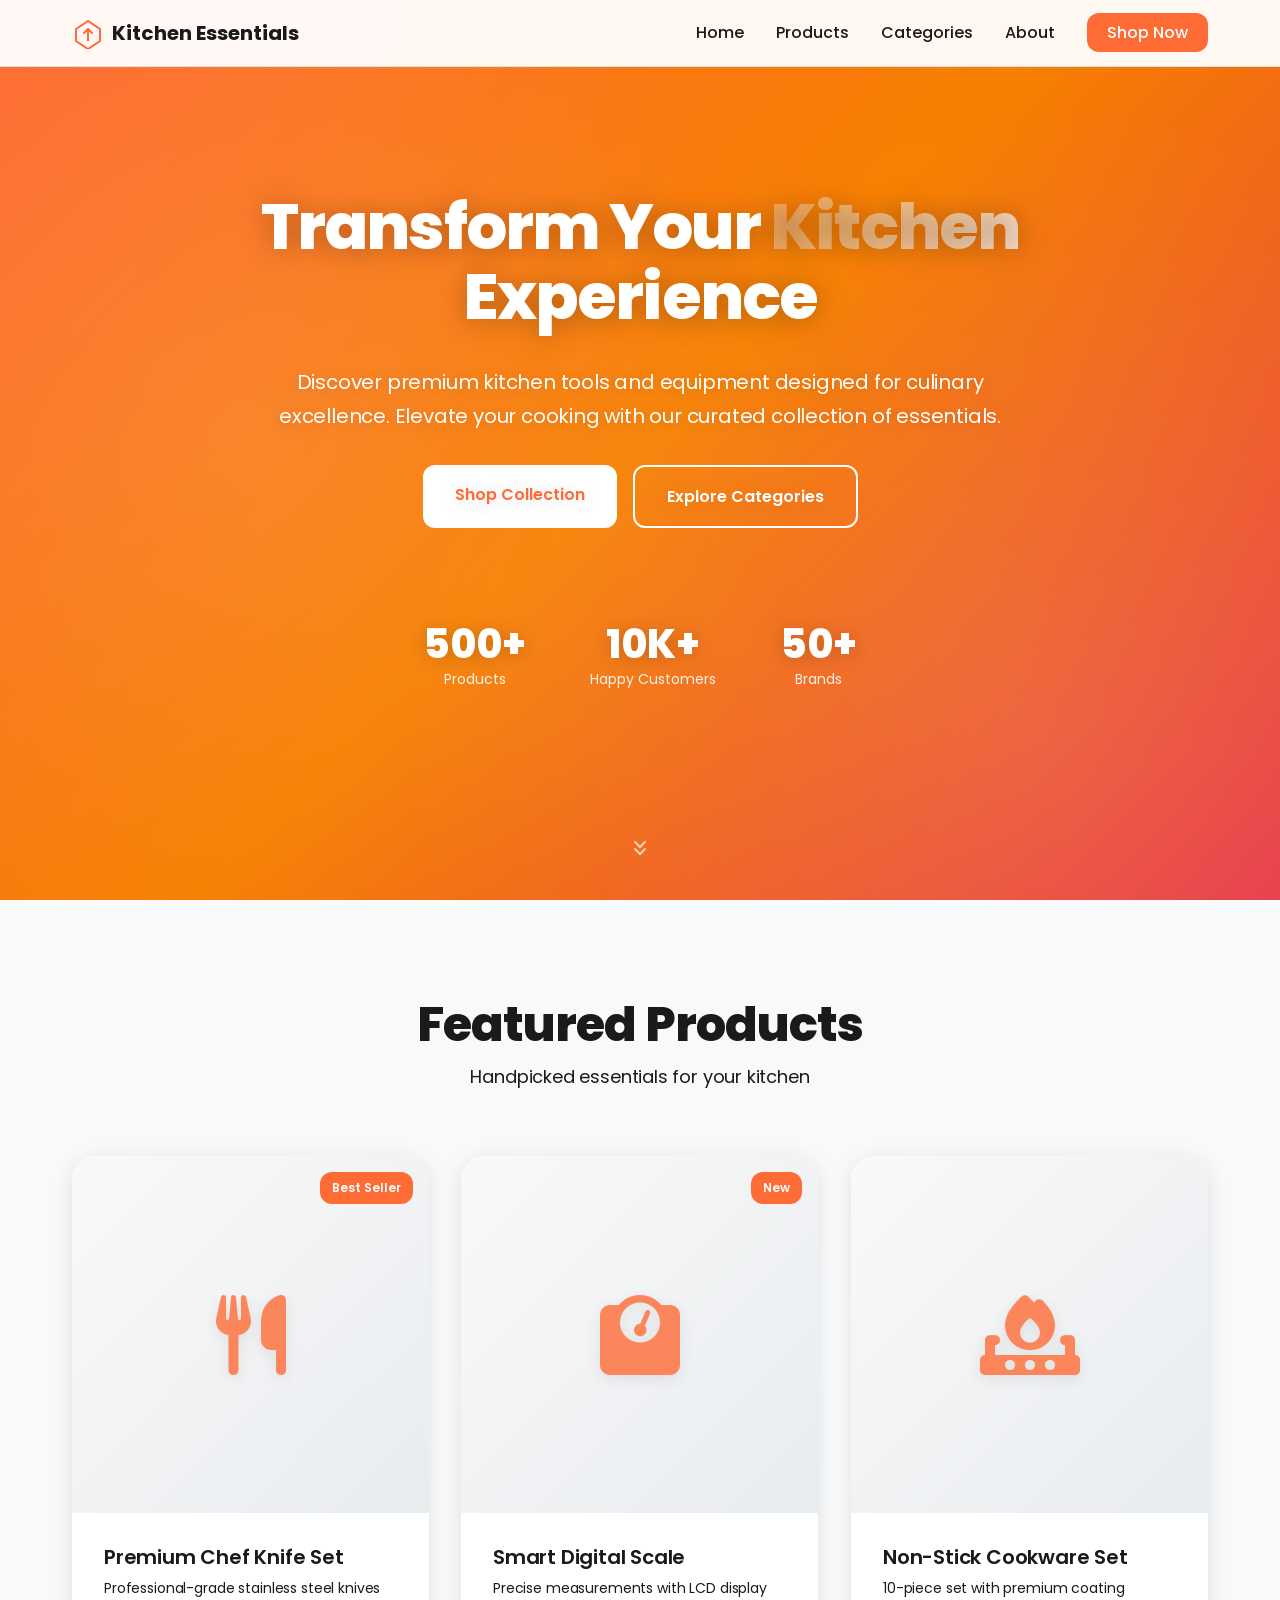
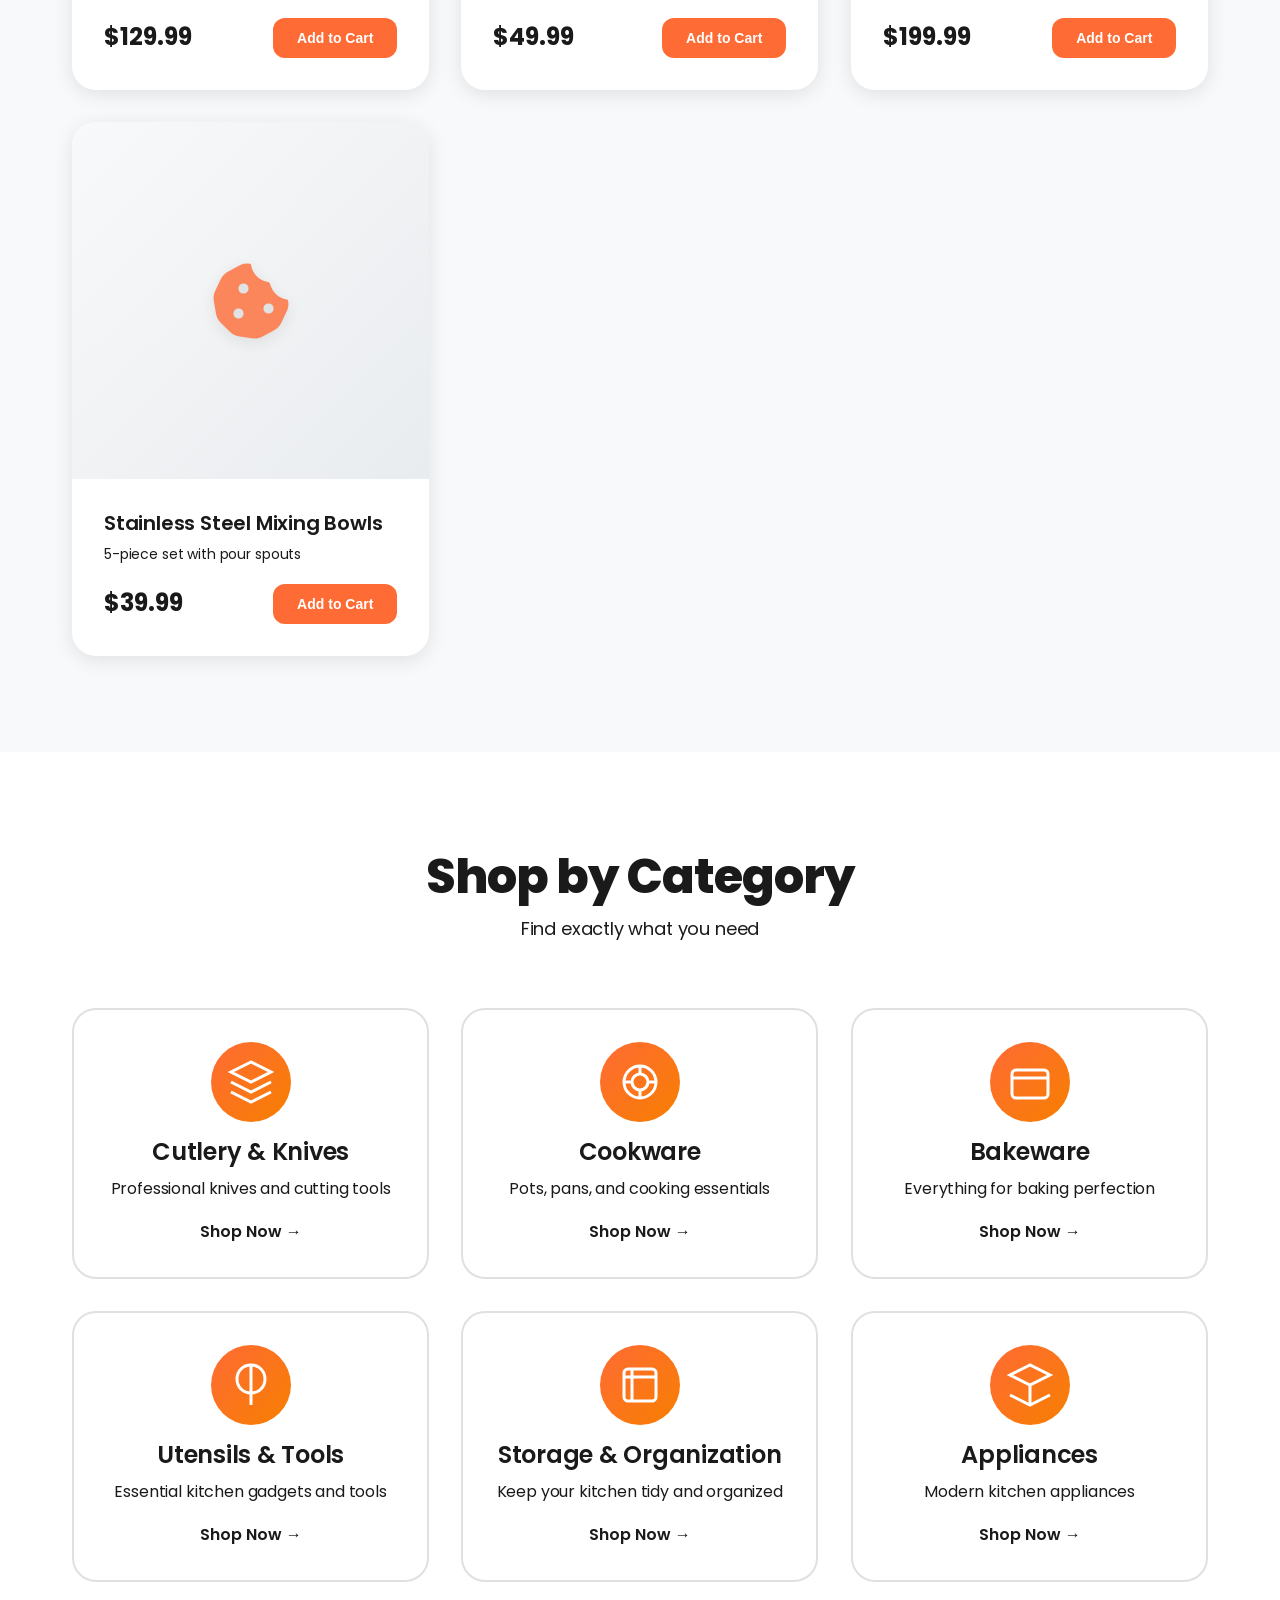
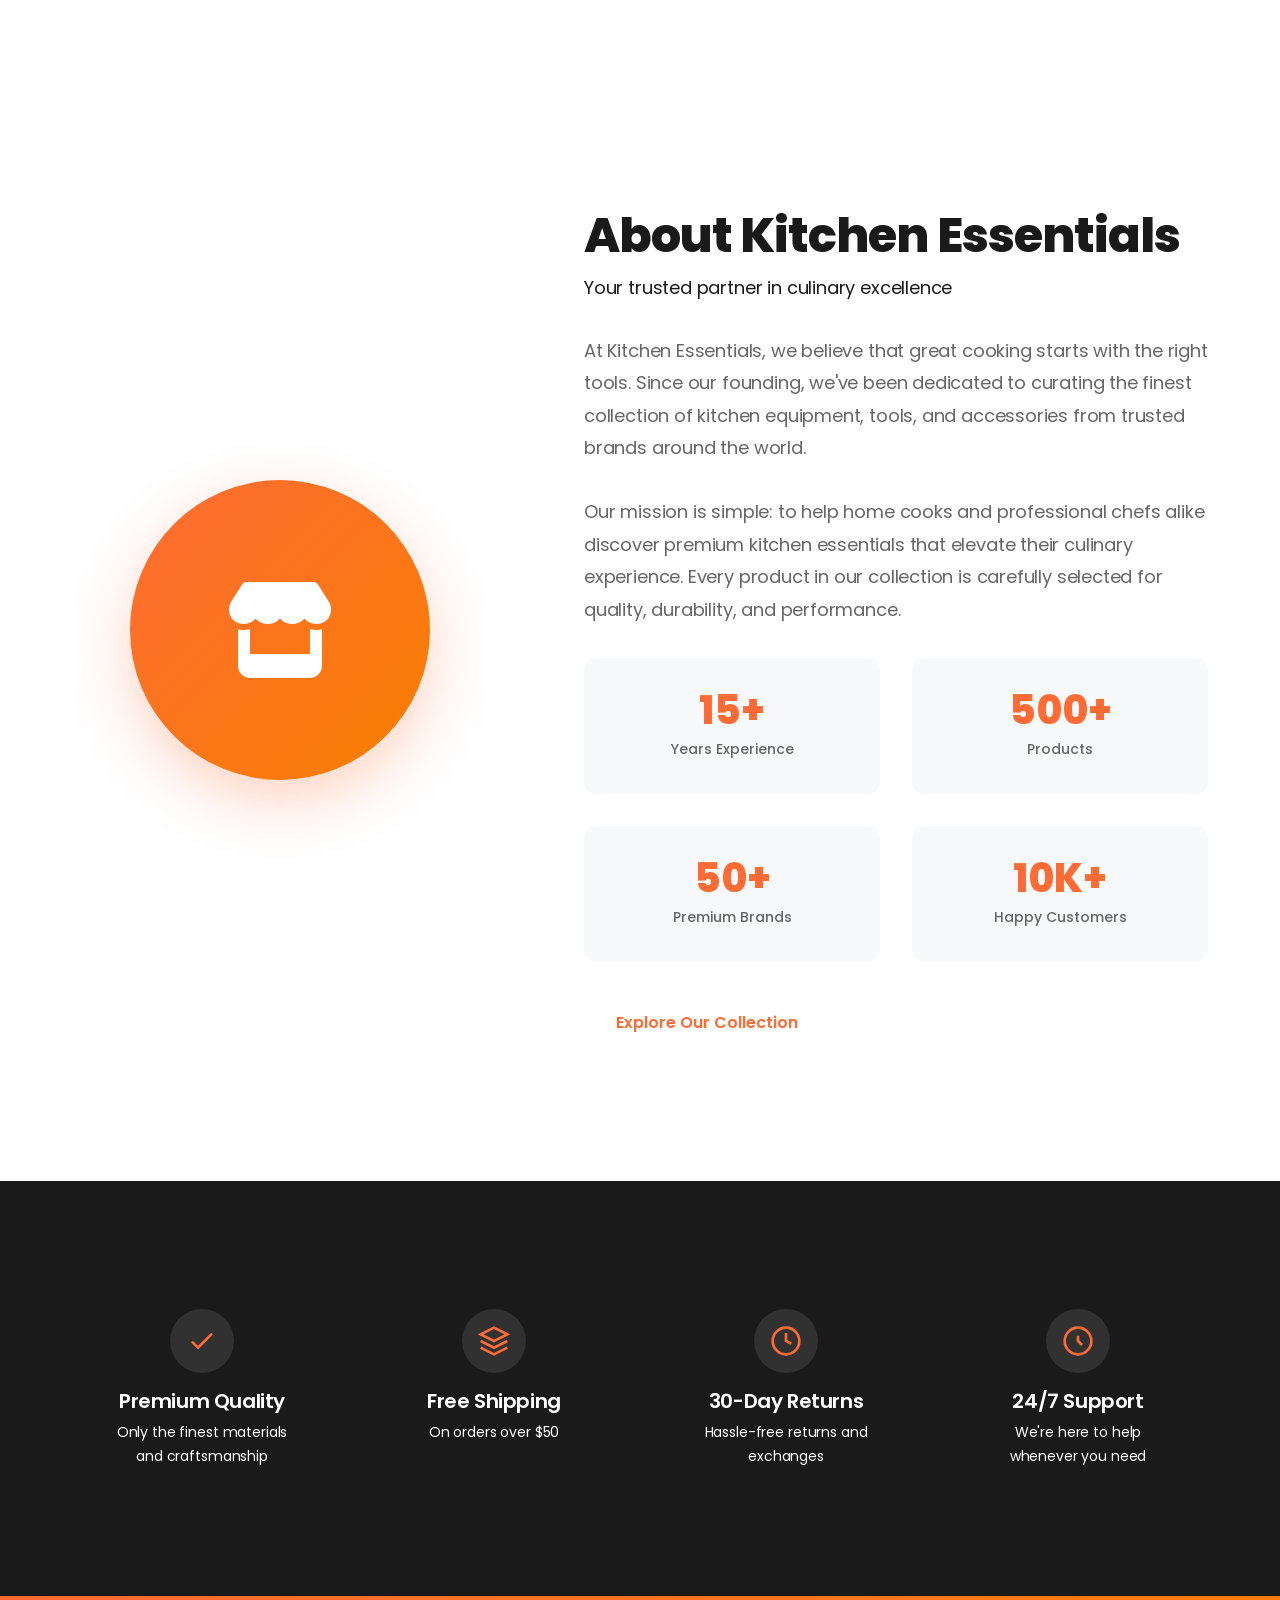
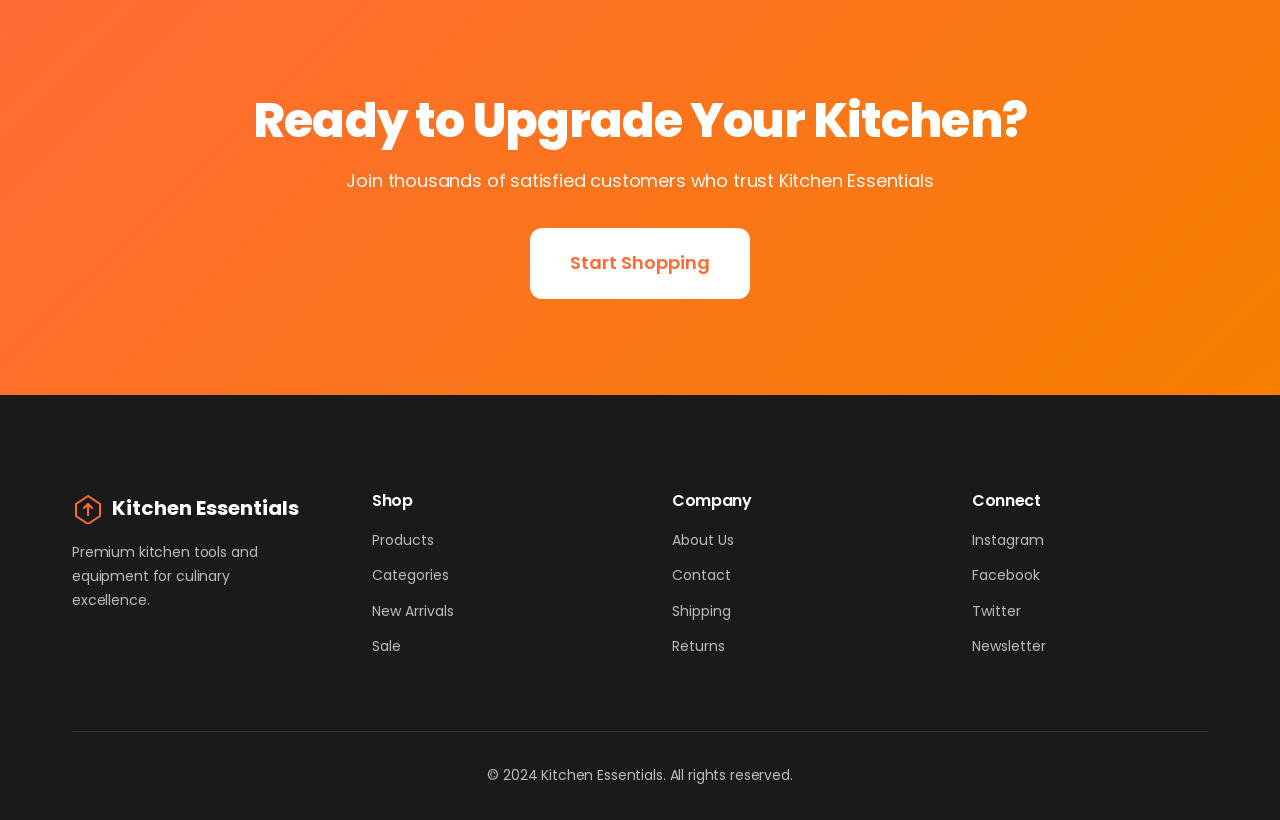
<file: index.html>
<!DOCTYPE html>
<html lang="en">
<head>
    <meta charset="UTF-8">
    <meta name="viewport" content="width=device-width, initial-scale=1.0">
    <title>Kitchen Essentials - Premium Kitchen Tools & Equipment</title>
    <link rel="stylesheet" href="styles.css">
    <link rel="preconnect" href="https://fonts.googleapis.com">
    <link rel="preconnect" href="https://fonts.gstatic.com" crossorigin>
    <link href="https://fonts.googleapis.com/css2?family=Poppins:wght@300;400;500;600;700;800;900&display=swap" rel="stylesheet">
    <link rel="stylesheet" href="https://cdnjs.cloudflare.com/ajax/libs/font-awesome/6.5.1/css/all.min.css" integrity="sha512-DTOQO9RWCH3ppGqcWaEA1BIZOC6xxalwEsw9c2QQeAIftl+Vegovlnee1c9QX4TctnWMn13TZye+giMm8e2LwA==" crossorigin="anonymous" referrerpolicy="no-referrer" />
</head>
<body>
    <div id="nav-container"></div>
    <div id="hero-container"></div>
    <div id="products-container"></div>
    <div id="categories-container"></div>
    <div id="about-container"></div>
    <div id="features-container"></div>
    <div id="cta-container"></div>
    <div id="footer-container"></div>

    <script src="components/loader.js"></script>
    <script>
        window.addEventListener('componentsLoaded', function() {
            const script = document.createElement('script');
            script.src = 'script.js';
            document.body.appendChild(script);
        });
    </script>
</body>
</html>
</file>
<file: styles.css>
:root {
    --primary: #ff6b35;
    --primary-dark: #e55a2b;
    --secondary: #004e89;
    --accent: #f77f00;
    --text: #1a1a1a;
    --text-light: #666666;
    --bg: #ffffff;
    --bg-light: #f8f9fa;
    --bg-dark: #1a1a1a;
    --border: #e0e0e0;
    --shadow: rgba(0, 0, 0, 0.1);
    --shadow-lg: rgba(0, 0, 0, 0.15);
    
    --font-family: 'Poppins', -apple-system, BlinkMacSystemFont, 'Segoe UI', sans-serif;
    
    --spacing-xs: 0.5rem;
    --spacing-sm: 1rem;
    --spacing-md: 2rem;
    --spacing-lg: 4rem;
    --spacing-xl: 6rem;
    
    --radius: 12px;
    --radius-lg: 24px;
    
    --transition: all 0.3s cubic-bezier(0.4, 0, 0.2, 1);
}

* {
    margin: 0;
    padding: 0;
    box-sizing: border-box;
}

html {
    scroll-behavior: smooth;
}

body {
    font-family: var(--font-family);
    color: var(--text);
    background: var(--bg);
    line-height: 1.7;
    overflow-x: hidden;
    -webkit-font-smoothing: antialiased;
    -moz-osx-font-smoothing: grayscale;
}

.container {
    max-width: 1200px;
    margin: 0 auto;
    padding: 0 var(--spacing-md);
    width: 100%;
    box-sizing: border-box;
}

/* Navigation */
.navbar {
    position: fixed;
    top: 0;
    left: 0;
    right: 0;
    background: rgba(255, 255, 255, 0.95);
    backdrop-filter: blur(10px);
    border-bottom: 1px solid var(--border);
    z-index: 1000;
    transition: var(--transition);
}

.navbar.scrolled {
    box-shadow: 0 4px 20px var(--shadow);
}

.nav-content {
    display: flex;
    align-items: center;
    justify-content: space-between;
    padding: var(--spacing-sm) 0;
}

.logo {
    display: flex;
    align-items: center;
    gap: var(--spacing-xs);
    font-weight: 700;
    font-size: 1.25rem;
    color: var(--text);
    text-decoration: none;
}

.logo svg {
    color: var(--primary);
}

.nav-menu {
    display: flex;
    list-style: none;
    gap: var(--spacing-md);
    align-items: center;
}

.nav-menu a {
    color: var(--text);
    text-decoration: none;
    font-weight: 500;
    transition: var(--transition);
    position: relative;
}

.nav-menu a:hover {
    color: var(--primary);
}

.nav-menu a::after {
    content: '';
    position: absolute;
    bottom: -4px;
    left: 0;
    width: 0;
    height: 2px;
    background: var(--primary);
    transition: var(--transition);
}

.nav-menu a:hover::after {
    width: 100%;
}

.cta-nav {
    background: var(--primary);
    color: white !important;
    padding: 0.5rem 1.25rem;
    border-radius: var(--radius);
    font-weight: 600;
}

.cta-nav::after {
    display: none;
}

.cta-nav:hover {
    background: var(--primary-dark);
    transform: translateY(-2px);
}

.mobile-menu-toggle {
    display: none;
    flex-direction: column;
    gap: 4px;
    background: none;
    border: none;
    cursor: pointer;
    padding: 0.5rem;
}

.mobile-menu-toggle span {
    width: 24px;
    height: 2px;
    background: var(--text);
    transition: var(--transition);
}

/* Hero Section */
.hero {
    position: relative;
    min-height: 100vh;
    display: flex;
    align-items: center;
    justify-content: center;
    padding-top: 80px;
    overflow: hidden;
    background: linear-gradient(135deg, #ff6b35 0%, #f77f00 50%, #e63946 100%);
    will-change: transform;
    width: 100%;
}

.hero .container {
    width: 100%;
    max-width: 1200px;
    margin: 0 auto;
    padding: 0 var(--spacing-md);
    display: flex;
    justify-content: center;
    align-items: center;
}

.hero-background {
    position: absolute;
    top: 0;
    left: 0;
    right: 0;
    bottom: 0;
    background: 
        radial-gradient(circle at 20% 50%, rgba(255, 255, 255, 0.1) 0%, transparent 50%),
        radial-gradient(circle at 80% 80%, rgba(255, 255, 255, 0.1) 0%, transparent 50%);
    animation: pulse 20s ease-in-out infinite;
}

@keyframes pulse {
    0%, 100% { opacity: 1; transform: scale(1); }
    50% { opacity: 0.8; transform: scale(1.1); }
}

.hero-content {
    position: relative;
    z-index: 1;
    text-align: center;
    color: white;
    max-width: 800px;
    width: 100%;
    margin: 0 auto;
    padding: var(--spacing-lg) 0;
    text-shadow: 0 2px 20px rgba(0, 0, 0, 0.2);
    will-change: transform;
    left: 0;
    right: 0;
}

.hero-title {
    font-size: clamp(2.5rem, 5vw, 4.5rem);
    font-weight: 800;
    line-height: 1.1;
    margin-bottom: var(--spacing-md);
    animation: fadeInUp 0.8s ease-out;
    text-shadow: 0 2px 30px rgba(0, 0, 0, 0.3);
    letter-spacing: -0.03em;
}

.highlight {
    background: linear-gradient(120deg, rgba(255, 255, 255, 0.3) 0%, rgba(255, 255, 255, 0.8) 100%);
    -webkit-background-clip: text;
    -webkit-text-fill-color: transparent;
    background-clip: text;
}

.hero-subtitle {
    font-size: clamp(1rem, 2vw, 1.25rem);
    margin-bottom: var(--spacing-md);
    opacity: 0.98;
    animation: fadeInUp 0.8s ease-out 0.2s both;
    text-shadow: 0 1px 15px rgba(0, 0, 0, 0.2);
    font-weight: 400;
}

.hero-buttons {
    display: flex;
    gap: var(--spacing-sm);
    justify-content: center;
    margin-bottom: var(--spacing-xl);
    flex-wrap: wrap;
    animation: fadeInUp 0.8s ease-out 0.4s both;
}

.btn {
    padding: 1rem 2rem;
    border-radius: var(--radius);
    font-weight: 600;
    text-decoration: none;
    transition: var(--transition);
    display: inline-block;
    border: none;
    cursor: pointer;
    font-size: 1rem;
}

.btn-primary {
    background: white;
    color: var(--primary);
}

.btn-primary:hover {
    transform: translateY(-2px);
    box-shadow: 0 10px 30px rgba(0, 0, 0, 0.2);
}

.btn-secondary {
    background: transparent;
    color: white;
    border: 2px solid white;
}

.btn-secondary:hover {
    background: white;
    color: var(--primary);
}

.btn-large {
    padding: 1.25rem 2.5rem;
    font-size: 1.125rem;
}

.hero-stats {
    display: flex;
    gap: var(--spacing-lg);
    justify-content: center;
    flex-wrap: wrap;
    animation: fadeInUp 0.8s ease-out 0.6s both;
}

.stat {
    display: flex;
    flex-direction: column;
    align-items: center;
}

.stat-number {
    font-size: 2.5rem;
    font-weight: 800;
    line-height: 1;
    margin-bottom: 0.25rem;
}

.stat-label {
    font-size: 0.875rem;
    opacity: 0.9;
}

.hero-scroll {
    position: absolute;
    bottom: var(--spacing-md);
    left: 50%;
    transform: translateX(-50%);
    color: white;
    opacity: 0.7;
    animation: bounce 2s infinite;
}

@keyframes bounce {
    0%, 100% { transform: translateX(-50%) translateY(0); }
    50% { transform: translateX(-50%) translateY(-10px); }
}

@keyframes fadeInUp {
    from {
        opacity: 0;
        transform: translateY(30px);
        visibility: hidden;
    }
    to {
        opacity: 1;
        transform: translateY(0);
        visibility: visible;
    }
}

/* Ensure text stays visible during scroll animations */
.product-card,
.category-card,
.feature-item,
.section-header {
    will-change: opacity, transform;
    backface-visibility: hidden;
    -webkit-backface-visibility: hidden;
}

/* Ensure all text elements maintain visibility */
.product-card,
.category-card,
.feature-item {
    opacity: 1;
}

.product-card.visible,
.category-card.visible,
.feature-item.visible {
    opacity: 1 !important;
    visibility: visible !important;
}

/* Text elements should always be fully visible */
.product-name,
.product-description,
.product-price,
.category-card h3,
.category-card p,
.feature-item h3,
.feature-item p,
.section-title,
.section-subtitle {
    opacity: 1;
    color: inherit;
}

/* Better text rendering */
h1, h2, h3, h4, h5, h6 {
    font-weight: 700;
    letter-spacing: -0.02em;
    line-height: 1.2;
}

p {
    letter-spacing: -0.01em;
}

/* Section Styles */
section {
    padding: var(--spacing-xl) 0;
    position: relative;
    overflow: visible;
    scroll-margin-top: 80px;
}

.section-header {
    text-align: center;
    margin-bottom: var(--spacing-lg);
    padding: 0 var(--spacing-sm);
    width: 100%;
}

.section-title {
    font-size: clamp(2rem, 4vw, 3rem);
    font-weight: 800;
    margin-bottom: var(--spacing-xs);
    color: var(--text);
    letter-spacing: -0.02em;
}

.section-subtitle {
    font-size: 1.125rem;
    color: var(--text-light);
    font-weight: 400;
}

/* Featured Products */
#products {
    scroll-margin-top: 100px;
    scroll-padding-top: 100px;
}

.featured-products {
    background: var(--bg-light);
    padding: var(--spacing-xl) 0;
    min-height: auto;
    width: 100%;
    overflow: visible;
    position: relative;
    display: block;
    box-sizing: border-box;
}

.featured-products .container {
    width: 100%;
    max-width: 1200px;
    margin: 0 auto;
    padding: 0 var(--spacing-md);
}

.products-grid {
    display: grid;
    grid-template-columns: repeat(auto-fit, minmax(280px, 1fr));
    gap: var(--spacing-md);
    width: 100%;
    margin: 0 auto;
    padding: 0;
    box-sizing: border-box;
    align-items: stretch;
}

.products-grid .product-card {
    min-width: 0;
    width: 100%;
    box-sizing: border-box;
}

.product-card {
    background: white;
    border-radius: var(--radius-lg);
    overflow: hidden;
    box-shadow: 0 4px 20px var(--shadow);
    transition: var(--transition);
    display: flex;
    flex-direction: column;
}

.product-card:hover {
    transform: translateY(-8px);
    box-shadow: 0 12px 40px var(--shadow-lg);
}

.product-image {
    position: relative;
    padding: var(--spacing-md);
    background: linear-gradient(135deg, #f8f9fa 0%, #e9ecef 100%);
    aspect-ratio: 1;
    display: flex;
    align-items: center;
    justify-content: center;
    overflow: hidden;
}

.product-badge {
    position: absolute;
    top: var(--spacing-sm);
    right: var(--spacing-sm);
    background: var(--primary);
    color: white;
    padding: 0.375rem 0.75rem;
    border-radius: var(--radius);
    font-size: 0.75rem;
    font-weight: 600;
}

.product-placeholder {
    color: var(--primary);
    opacity: 0.8;
    display: flex;
    align-items: center;
    justify-content: center;
    width: 100%;
    height: 100%;
    position: relative;
}

.product-placeholder i {
    filter: drop-shadow(0 4px 8px rgba(0, 0, 0, 0.1));
    transition: var(--transition);
    color: var(--primary);
}

.product-card:hover .product-placeholder i {
    transform: scale(1.1) rotate(5deg);
    filter: drop-shadow(0 6px 12px rgba(255, 107, 53, 0.3));
    color: var(--primary-dark);
}

.product-info {
    padding: var(--spacing-md);
    flex: 1;
    display: flex;
    flex-direction: column;
}

.product-name {
    font-size: 1.25rem;
    font-weight: 600;
    margin-bottom: 0.5rem;
    color: var(--text);
    letter-spacing: -0.01em;
}

.product-description {
    color: var(--text-light);
    font-size: 0.875rem;
    margin-bottom: var(--spacing-sm);
    flex: 1;
}

.product-footer {
    display: flex;
    justify-content: space-between;
    align-items: center;
    gap: var(--spacing-sm);
}

.product-price {
    font-size: 1.5rem;
    font-weight: 700;
    color: var(--primary);
}

.btn-add-cart {
    background: var(--primary);
    color: white;
    border: none;
    padding: 0.75rem 1.5rem;
    border-radius: var(--radius);
    font-weight: 600;
    cursor: pointer;
    transition: var(--transition);
    font-size: 0.875rem;
}

.btn-add-cart:hover {
    background: var(--primary-dark);
    transform: translateY(-2px);
}

/* Categories */
.categories-grid {
    display: grid;
    grid-template-columns: repeat(auto-fit, minmax(300px, 1fr));
    gap: var(--spacing-md);
}

.category-card {
    background: white;
    border: 2px solid var(--border);
    border-radius: var(--radius-lg);
    padding: var(--spacing-md);
    text-align: center;
    transition: var(--transition);
    cursor: pointer;
}

.category-card:hover {
    border-color: var(--primary);
    transform: translateY(-4px);
    box-shadow: 0 8px 30px var(--shadow);
}

.category-icon {
    width: 80px;
    height: 80px;
    margin: 0 auto var(--spacing-sm);
    background: linear-gradient(135deg, var(--primary), var(--accent));
    border-radius: 50%;
    display: flex;
    align-items: center;
    justify-content: center;
    color: white;
}

.category-card h3 {
    font-size: 1.5rem;
    font-weight: 600;
    margin-bottom: 0.5rem;
    color: var(--text);
    letter-spacing: -0.01em;
}

.category-card p {
    color: var(--text-light);
    margin-bottom: var(--spacing-sm);
}

.category-link {
    color: var(--primary);
    text-decoration: none;
    font-weight: 600;
    transition: var(--transition);
    display: inline-block;
}

.category-link:hover {
    transform: translateX(4px);
}

/* Features */
.features {
    background: var(--bg-dark);
    color: white;
}

.features-grid {
    display: grid;
    grid-template-columns: repeat(auto-fit, minmax(250px, 1fr));
    gap: var(--spacing-md);
}

.feature-item {
    text-align: center;
    padding: var(--spacing-md);
}

.feature-icon {
    width: 64px;
    height: 64px;
    margin: 0 auto var(--spacing-sm);
    background: rgba(255, 255, 255, 0.1);
    border-radius: 50%;
    display: flex;
    align-items: center;
    justify-content: center;
    color: var(--primary);
}

.feature-item h3 {
    font-size: 1.25rem;
    font-weight: 600;
    margin-bottom: 0.5rem;
}

.feature-item p {
    color: rgba(255, 255, 255, 0.7);
    font-size: 0.875rem;
}

/* About Section */
.about-section {
    padding: var(--spacing-xl) 0;
    background: white;
}

#about {
    scroll-margin-top: 100px;
    scroll-padding-top: 100px;
}

.about-content {
    display: grid;
    grid-template-columns: 1fr 1.5fr;
    gap: var(--spacing-xl);
    align-items: center;
}

.about-image {
    display: flex;
    align-items: center;
    justify-content: center;
}

.about-icon-wrapper {
    width: 300px;
    height: 300px;
    background: linear-gradient(135deg, var(--primary) 0%, var(--accent) 100%);
    border-radius: 50%;
    display: flex;
    align-items: center;
    justify-content: center;
    color: white;
    box-shadow: 0 20px 60px rgba(255, 107, 53, 0.3);
    animation: float 6s ease-in-out infinite;
}

@keyframes float {
    0%, 100% { transform: translateY(0px); }
    50% { transform: translateY(-20px); }
}

.about-text {
    padding: var(--spacing-md) 0;
}

.about-section-header {
    text-align: left;
    margin-bottom: var(--spacing-md);
    padding: 0;
    width: 100%;
}

.about-section-header .section-title {
    text-align: left;
    margin-bottom: var(--spacing-xs);
    width: 100%;
}

.about-section-header .section-subtitle {
    text-align: left;
    margin-bottom: 0;
    width: 100%;
}

.btn-about-cta {
    margin-top: var(--spacing-md);
}

.about-description {
    font-size: 1.125rem;
    line-height: 1.8;
    color: var(--text-light);
    margin-bottom: var(--spacing-md);
}

.about-stats {
    display: grid;
    grid-template-columns: repeat(2, 1fr);
    gap: var(--spacing-md);
    margin-top: var(--spacing-md);
}

.about-stat {
    display: flex;
    flex-direction: column;
    padding: var(--spacing-md);
    background: var(--bg-light);
    border-radius: var(--radius);
    text-align: center;
}

.about-stat-number {
    font-size: 2.5rem;
    font-weight: 800;
    color: var(--primary);
    line-height: 1;
    margin-bottom: 0.5rem;
}

.about-stat-label {
    font-size: 0.875rem;
    color: var(--text-light);
    font-weight: 500;
}

/* CTA Section */
.cta-section {
    background: linear-gradient(135deg, var(--primary) 0%, var(--accent) 100%);
    color: white;
    text-align: center;
}

.cta-content h2 {
    font-size: clamp(2rem, 4vw, 3rem);
    font-weight: 800;
    margin-bottom: var(--spacing-sm);
}

.cta-content p {
    font-size: 1.125rem;
    margin-bottom: var(--spacing-md);
    opacity: 0.95;
}

/* Footer */
.footer {
    background: var(--bg-dark);
    color: white;
    padding: var(--spacing-xl) 0 var(--spacing-md);
}

.footer-content {
    display: grid;
    grid-template-columns: repeat(auto-fit, minmax(200px, 1fr));
    gap: var(--spacing-lg);
    margin-bottom: var(--spacing-lg);
}

.footer-logo {
    display: flex;
    align-items: center;
    gap: var(--spacing-xs);
    font-weight: 700;
    font-size: 1.25rem;
    margin-bottom: var(--spacing-sm);
}

.footer-logo svg {
    color: var(--primary);
}

.footer-section p {
    color: rgba(255, 255, 255, 0.7);
    font-size: 0.875rem;
    margin-top: var(--spacing-sm);
}

.footer-section h4 {
    font-size: 1rem;
    font-weight: 600;
    margin-bottom: var(--spacing-sm);
}

.footer-section ul {
    list-style: none;
}

.footer-section ul li {
    margin-bottom: 0.5rem;
}

.footer-section ul li a {
    color: rgba(255, 255, 255, 0.7);
    text-decoration: none;
    transition: var(--transition);
    font-size: 0.875rem;
}

.footer-section ul li a:hover {
    color: var(--primary);
}

.footer-bottom {
    border-top: 1px solid rgba(255, 255, 255, 0.1);
    padding-top: var(--spacing-md);
    text-align: center;
    color: rgba(255, 255, 255, 0.7);
    font-size: 0.875rem;
}

/* Responsive Design */
@media (max-width: 768px) {
    .nav-menu {
        position: fixed;
        top: 70px;
        left: -100%;
        flex-direction: column;
        background: white;
        width: 100%;
        padding: var(--spacing-md);
        box-shadow: 0 4px 20px var(--shadow);
        transition: var(--transition);
        gap: var(--spacing-sm);
    }

    .nav-menu.active {
        left: 0;
    }

    .mobile-menu-toggle {
        display: flex;
    }

    .hero-buttons {
        flex-direction: column;
    }

    .btn {
        width: 100%;
    }

    .hero-stats {
        gap: var(--spacing-md);
    }

    .stat-number {
        font-size: 2rem;
    }

    section {
        padding: var(--spacing-lg) 0;
    }

    .featured-products {
        padding: var(--spacing-lg) 0;
    }

    .featured-products .container {
        padding: 0 var(--spacing-sm);
    }

    .section-header {
        margin-bottom: var(--spacing-md);
        padding: 0;
    }

    .products-grid,
    .categories-grid {
        grid-template-columns: 1fr;
        gap: var(--spacing-sm);
        width: 100%;
    }

    .product-card {
        width: 100%;
        max-width: 100%;
        margin: 0;
    }

    .features-grid {
        grid-template-columns: repeat(2, 1fr);
    }

    .footer-content {
        grid-template-columns: 1fr;
    }
}

@media (max-width: 480px) {
    .features-grid {
        grid-template-columns: 1fr;
    }

    .hero {
        min-height: 90vh;
    }

    .featured-products {
        padding: var(--spacing-md) 0;
    }

    .featured-products .container {
        padding: 0 var(--spacing-xs);
    }

    .products-grid {
        gap: var(--spacing-sm);
    }

    .product-card {
        margin-bottom: var(--spacing-xs);
    }

    .about-content {
        grid-template-columns: 1fr;
        gap: var(--spacing-md);
    }

    .about-icon-wrapper {
        width: 200px;
        height: 200px;
    }

    .about-icon-wrapper i {
        font-size: 4rem !important;
    }

    .about-section-header {
        text-align: center !important;
    }

    .about-section-header .section-title {
        text-align: center !important;
    }

    .about-section-header .section-subtitle {
        text-align: center !important;
    }

    .about-stats {
        grid-template-columns: repeat(2, 1fr);
        gap: var(--spacing-sm);
    }

    .about-stat-number {
        font-size: 2rem;
    }
}

/* Tablet specific styles */
@media (min-width: 481px) and (max-width: 1024px) {
    .products-grid {
        grid-template-columns: repeat(2, 1fr);
        gap: var(--spacing-md);
    }

    .about-content {
        grid-template-columns: 1fr;
        gap: var(--spacing-lg);
        text-align: center;
    }

    .about-icon-wrapper {
        width: 250px;
        height: 250px;
        margin: 0 auto;
    }

    .about-section-header {
        text-align: center !important;
    }

    .about-section-header .section-title {
        text-align: center !important;
    }

    .about-section-header .section-subtitle {
        text-align: center !important;
    }
}
</file>
